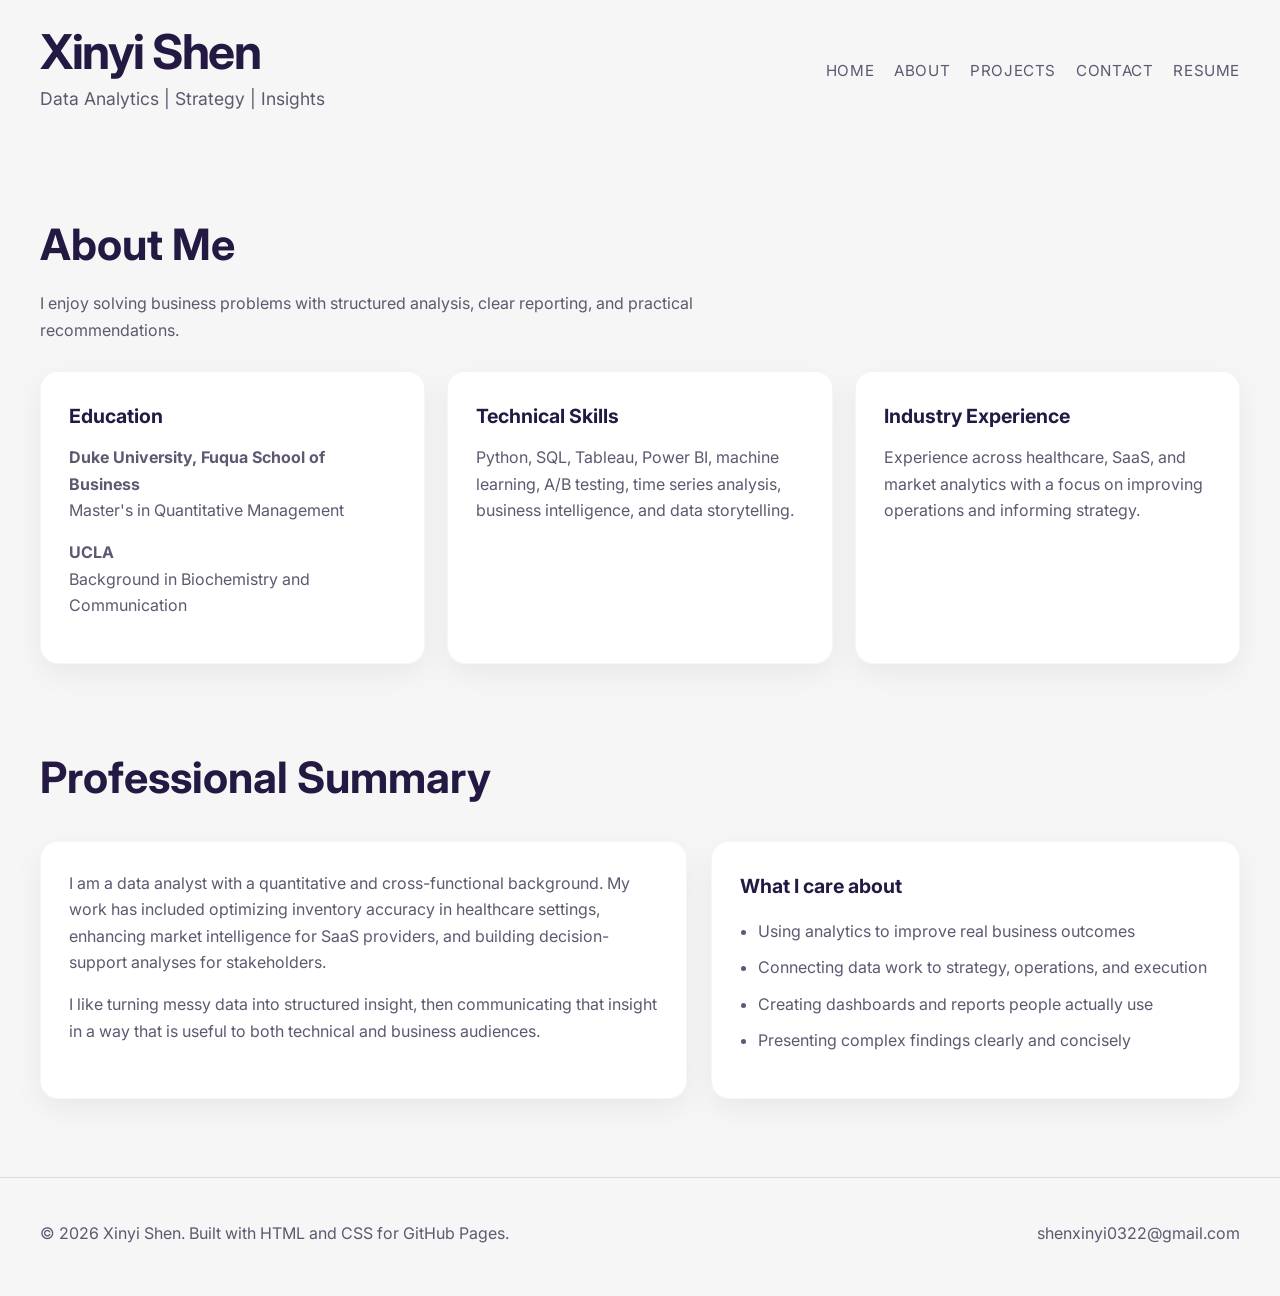
<file: about.html>
<!DOCTYPE html>
<html lang="en">
<head>
  <meta charset="UTF-8" />
  <meta name="viewport" content="width=device-width, initial-scale=1.0" />
  <title>About | Xinyi Shen</title>
  <meta name="description" content="About Xinyi Shen, data analyst and business intelligence professional." />
  <link rel="preconnect" href="https://fonts.googleapis.com">
  <link rel="preconnect" href="https://fonts.gstatic.com" crossorigin>
  <link href="https://fonts.googleapis.com/css2?family=Inter:wght@300;400;500;600;700;800&display=swap" rel="stylesheet">
  <link rel="stylesheet" href="style.css" />
</head>
<body>
  
<header class="site-header">
  <div class="container">
    <div class="brand">
      <h1>Xinyi Shen</h1>
      <p>Data Analytics | Strategy | Insights</p>
    </div>
    <nav aria-label="Primary navigation">
      <ul class="nav-links">
        <li><a href="index.html">Home</a></li>
        <li><a href="about.html">About</a></li>
        <li><a href="projects.html">Projects</a></li>
        <li><a href="contact.html">Contact</a></li>
        <li><a href="assets/Xinyi_Shen_Resume.pdf" target="_blank">Resume</a></li>
      </ul>
    </nav>
  </div>
</header>

  <main class="section">
    <div class="container">
      <div class="section-title">
        <h2>About Me</h2>
        <p>
          I enjoy solving business problems with structured analysis, clear reporting, and practical recommendations.
        </p>
      </div>

      <div class="card-grid">
        <div class="card">
          <h3>Education</h3>
          <p><strong>Duke University, Fuqua School of Business</strong><br>Master's in Quantitative Management</p>
          <p><strong>UCLA</strong><br>Background in Biochemistry and Communication</p>
        </div>

        <div class="card">
          <h3>Technical Skills</h3>
          <p>Python, SQL, Tableau, Power BI, machine learning, A/B testing, time series analysis, business intelligence, and data storytelling.</p>
        </div>

        <div class="card">
          <h3>Industry Experience</h3>
          <p>Experience across healthcare, SaaS, and market analytics with a focus on improving operations and informing strategy.</p>
        </div>
      </div>

      <section class="section" style="padding-left:0;padding-right:0;padding-bottom:0;">
        <div class="section-title">
          <h2>Professional Summary</h2>
        </div>
        <div class="split">
          <div class="card">
            <p>
              I am a data analyst with a quantitative and cross-functional background. My work has included optimizing inventory accuracy in healthcare settings, enhancing market intelligence for SaaS providers, and building decision-support analyses for stakeholders.
            </p>
            <p>
              I like turning messy data into structured insight, then communicating that insight in a way that is useful to both technical and business audiences.
            </p>
          </div>

          <div class="card">
            <h3>What I care about</h3>
            <ul class="list-clean">
              <li>Using analytics to improve real business outcomes</li>
              <li>Connecting data work to strategy, operations, and execution</li>
              <li>Creating dashboards and reports people actually use</li>
              <li>Presenting complex findings clearly and concisely</li>
            </ul>
          </div>
        </div>
      </section>
    </div>
  </main>
  
<footer class="site-footer">
  <div class="container">
    <p>© 2026 Xinyi Shen. Built with HTML and CSS for GitHub Pages.</p>
    <p>
      <a href="mailto:shenxinyi0322@gmail.com">shenxinyi0322@gmail.com</a>
    </p>
  </div>
</footer>

</body>
</html>
</file>
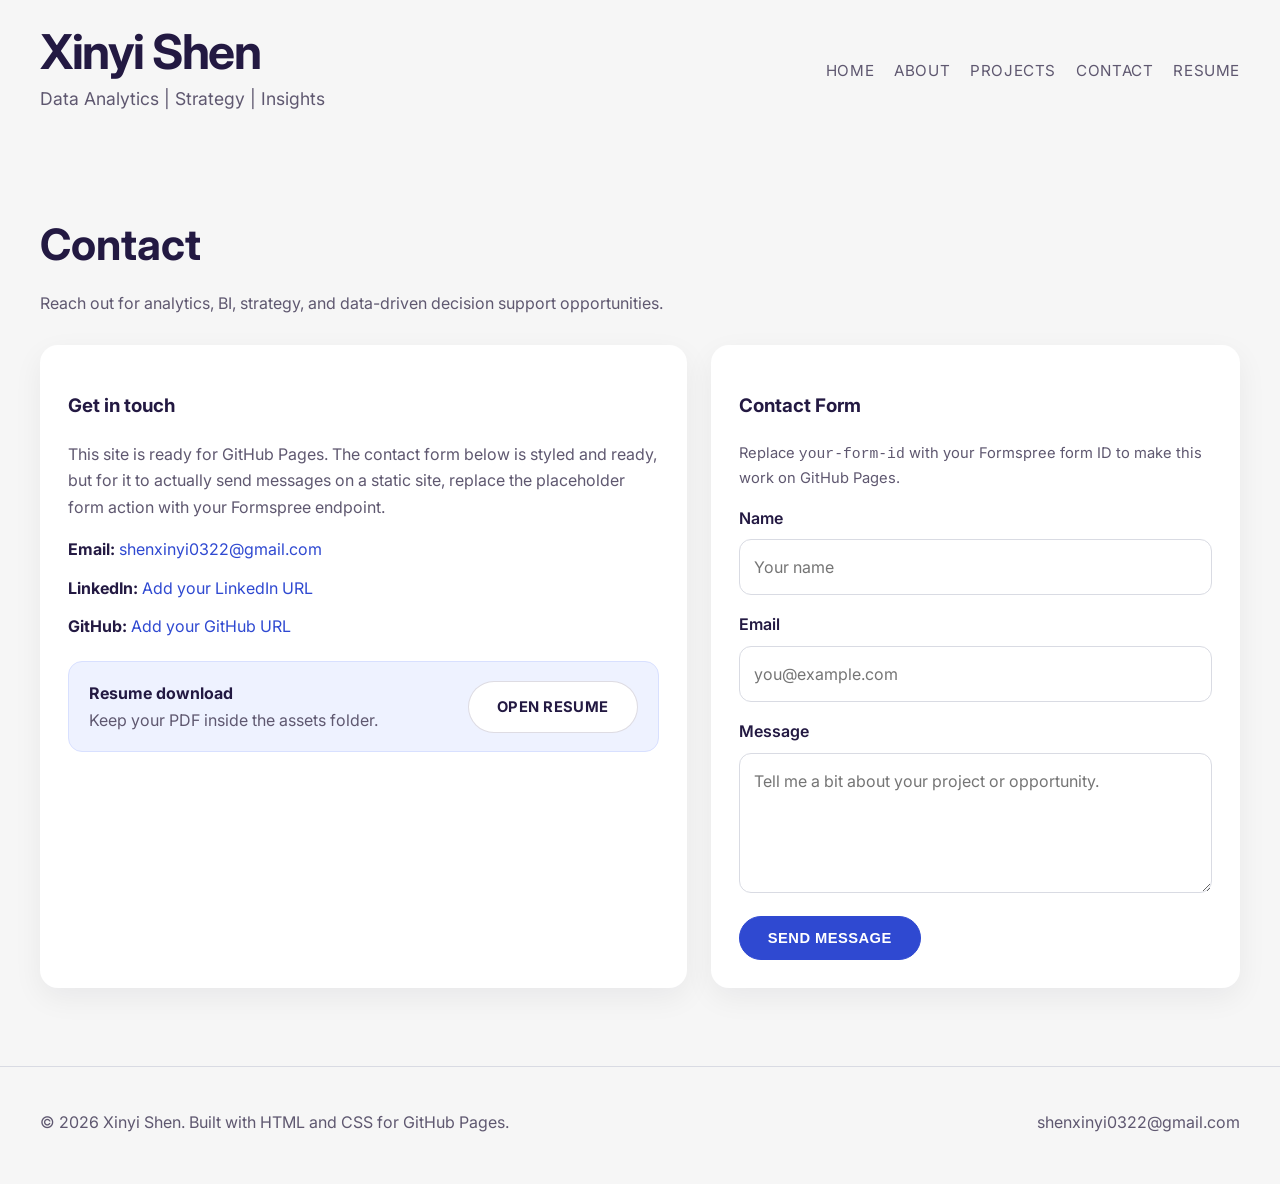
<file: contact.html>
<!DOCTYPE html>
<html lang="en">
<head>
  <meta charset="UTF-8" />
  <meta name="viewport" content="width=device-width, initial-scale=1.0" />
  <title>Contact | Xinyi Shen</title>
  <meta name="description" content="Contact Xinyi Shen for analytics, BI, and strategy opportunities." />
  <link rel="preconnect" href="https://fonts.googleapis.com">
  <link rel="preconnect" href="https://fonts.gstatic.com" crossorigin>
  <link href="https://fonts.googleapis.com/css2?family=Inter:wght@300;400;500;600;700;800&display=swap" rel="stylesheet">
  <link rel="stylesheet" href="style.css" />
</head>
<body>
  
<header class="site-header">
  <div class="container">
    <div class="brand">
      <h1>Xinyi Shen</h1>
      <p>Data Analytics | Strategy | Insights</p>
    </div>
    <nav aria-label="Primary navigation">
      <ul class="nav-links">
        <li><a href="index.html">Home</a></li>
        <li><a href="about.html">About</a></li>
        <li><a href="projects.html">Projects</a></li>
        <li><a href="contact.html">Contact</a></li>
        <li><a href="assets/Xinyi_Shen_Resume.pdf" target="_blank">Resume</a></li>
      </ul>
    </nav>
  </div>
</header>

  <main class="section">
    <div class="container">
      <div class="section-title">
        <h2>Contact</h2>
        <p>
          Reach out for analytics, BI, strategy, and data-driven decision support opportunities.
        </p>
      </div>

      <div class="split">
        <section class="contact-box">
          <h3>Get in touch</h3>
          <p class="muted">
            This site is ready for GitHub Pages. The contact form below is styled and ready, but for it to actually send messages on a static site, replace the placeholder form action with your Formspree endpoint.
          </p>

          <div class="contact-list">
            <div><strong>Email:</strong> <a href="mailto:shenxinyi0322@gmail.com">shenxinyi0322@gmail.com</a></div>
            <div><strong>LinkedIn:</strong> <a href="#">Add your LinkedIn URL</a></div>
            <div><strong>GitHub:</strong> <a href="#">Add your GitHub URL</a></div>
          </div>

          <div class="resume-banner">
            <div>
              <strong>Resume download</strong><br>
              <span class="muted">Keep your PDF inside the assets folder.</span>
            </div>
            <a class="btn btn-light" href="assets/Xinyi_Shen_Resume.pdf" target="_blank">Open Resume</a>
          </div>
        </section>

        <section class="form-card">
          <h3>Contact Form</h3>
          <p class="form-note">
            Replace <code>your-form-id</code> with your Formspree form ID to make this work on GitHub Pages.
          </p>

          <form action="https://formspree.io/f/your-form-id" method="POST">
            <div class="form-group">
              <label for="name">Name</label>
              <input id="name" name="name" type="text" placeholder="Your name" required>
            </div>

            <div class="form-group">
              <label for="email">Email</label>
              <input id="email" name="email" type="email" placeholder="you@example.com" required>
            </div>

            <div class="form-group">
              <label for="message">Message</label>
              <textarea id="message" name="message" placeholder="Tell me a bit about your project or opportunity." required></textarea>
            </div>

            <button class="btn btn-primary" type="submit">Send Message</button>
          </form>
        </section>
      </div>
    </div>
  </main>
  
<footer class="site-footer">
  <div class="container">
    <p>© 2026 Xinyi Shen. Built with HTML and CSS for GitHub Pages.</p>
    <p>
      <a href="mailto:shenxinyi0322@gmail.com">shenxinyi0322@gmail.com</a>
    </p>
  </div>
</footer>

</body>
</html>
</file>
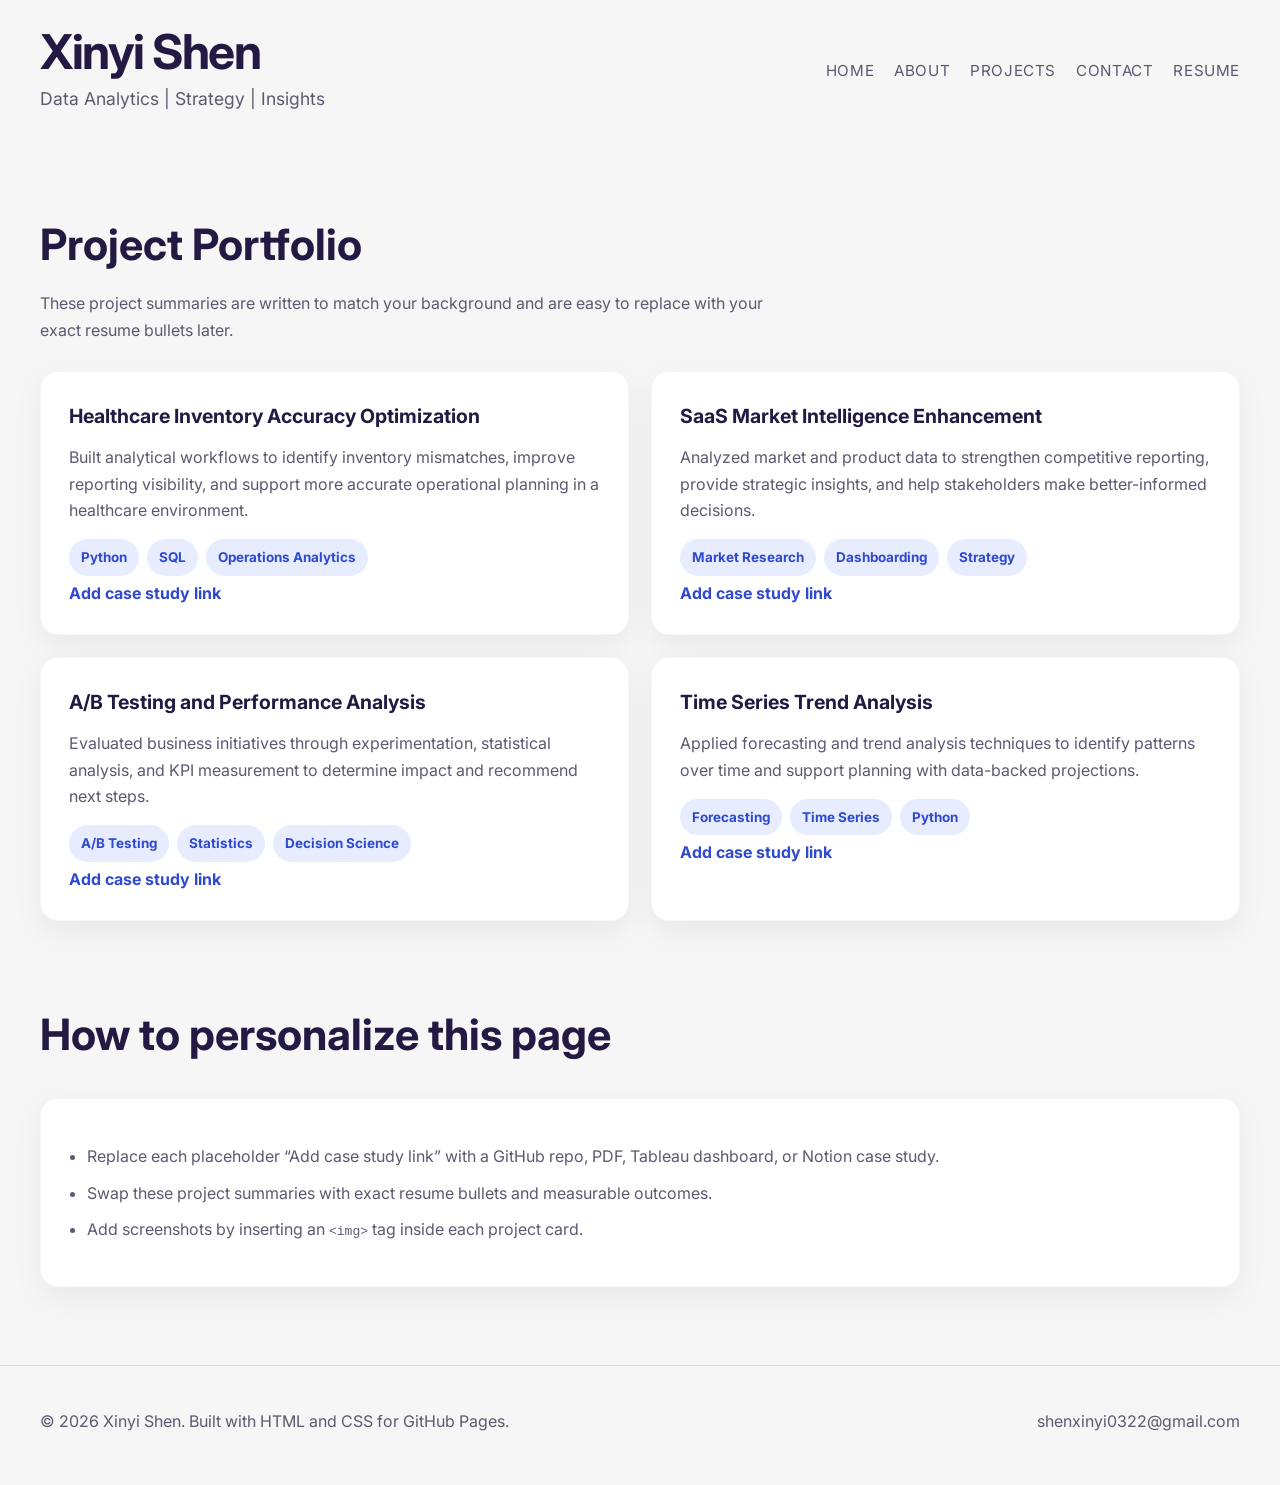
<file: projects.html>
<!DOCTYPE html>
<html lang="en">
<head>
  <meta charset="UTF-8" />
  <meta name="viewport" content="width=device-width, initial-scale=1.0" />
  <title>Projects | Xinyi Shen</title>
  <meta name="description" content="Projects by Xinyi Shen in healthcare analytics, SaaS intelligence, experimentation, and forecasting." />
  <link rel="preconnect" href="https://fonts.googleapis.com">
  <link rel="preconnect" href="https://fonts.gstatic.com" crossorigin>
  <link href="https://fonts.googleapis.com/css2?family=Inter:wght@300;400;500;600;700;800&display=swap" rel="stylesheet">
  <link rel="stylesheet" href="style.css" />
</head>
<body>
  
<header class="site-header">
  <div class="container">
    <div class="brand">
      <h1>Xinyi Shen</h1>
      <p>Data Analytics | Strategy | Insights</p>
    </div>
    <nav aria-label="Primary navigation">
      <ul class="nav-links">
        <li><a href="index.html">Home</a></li>
        <li><a href="about.html">About</a></li>
        <li><a href="projects.html">Projects</a></li>
        <li><a href="contact.html">Contact</a></li>
        <li><a href="assets/Xinyi_Shen_Resume.pdf" target="_blank">Resume</a></li>
      </ul>
    </nav>
  </div>
</header>

  <main class="section">
    <div class="container">
      <div class="section-title">
        <h2>Project Portfolio</h2>
        <p>
          These project summaries are written to match your background and are easy to replace with your exact resume bullets later.
        </p>
      </div>

      <div class="card-grid two">
        <article class="card">
          <h3>Healthcare Inventory Accuracy Optimization</h3>
          <p>
            Built analytical workflows to identify inventory mismatches, improve reporting visibility, and support more accurate operational planning in a healthcare environment.
          </p>
          <div class="tag-row">
            <span class="tag">Python</span>
            <span class="tag">SQL</span>
            <span class="tag">Operations Analytics</span>
          </div>
          <a class="project-link" href="#">Add case study link</a>
        </article>

        <article class="card">
          <h3>SaaS Market Intelligence Enhancement</h3>
          <p>
            Analyzed market and product data to strengthen competitive reporting, provide strategic insights, and help stakeholders make better-informed decisions.
          </p>
          <div class="tag-row">
            <span class="tag">Market Research</span>
            <span class="tag">Dashboarding</span>
            <span class="tag">Strategy</span>
          </div>
          <a class="project-link" href="#">Add case study link</a>
        </article>

        <article class="card">
          <h3>A/B Testing and Performance Analysis</h3>
          <p>
            Evaluated business initiatives through experimentation, statistical analysis, and KPI measurement to determine impact and recommend next steps.
          </p>
          <div class="tag-row">
            <span class="tag">A/B Testing</span>
            <span class="tag">Statistics</span>
            <span class="tag">Decision Science</span>
          </div>
          <a class="project-link" href="#">Add case study link</a>
        </article>

        <article class="card">
          <h3>Time Series Trend Analysis</h3>
          <p>
            Applied forecasting and trend analysis techniques to identify patterns over time and support planning with data-backed projections.
          </p>
          <div class="tag-row">
            <span class="tag">Forecasting</span>
            <span class="tag">Time Series</span>
            <span class="tag">Python</span>
          </div>
          <a class="project-link" href="#">Add case study link</a>
        </article>
      </div>

      <section class="section" style="padding-left:0;padding-right:0;padding-bottom:0;">
        <div class="section-title">
          <h2>How to personalize this page</h2>
        </div>
        <div class="card">
          <ul class="list-clean">
            <li>Replace each placeholder “Add case study link” with a GitHub repo, PDF, Tableau dashboard, or Notion case study.</li>
            <li>Swap these project summaries with exact resume bullets and measurable outcomes.</li>
            <li>Add screenshots by inserting an <code>&lt;img&gt;</code> tag inside each project card.</li>
          </ul>
        </div>
      </section>
    </div>
  </main>
  
<footer class="site-footer">
  <div class="container">
    <p>© 2026 Xinyi Shen. Built with HTML and CSS for GitHub Pages.</p>
    <p>
      <a href="mailto:shenxinyi0322@gmail.com">shenxinyi0322@gmail.com</a>
    </p>
  </div>
</footer>

</body>
</html>
</file>
<file: style.css>
:root {
  --bg: #f6f6f6;
  --surface: #ffffff;
  --panel: #dfe8f2;
  --text: #231942;
  --muted: #5f5870;
  --accent: #2f49d1;
  --accent-dark: #2339a6;
  --border: #d9dbe3;
  --shadow: 0 18px 40px rgba(17, 24, 39, 0.10);
  --radius: 18px;
  --max-width: 1200px;
}

* {
  box-sizing: border-box;
}

html {
  scroll-behavior: smooth;
}

body {
  margin: 0;
  font-family: "Inter", system-ui, -apple-system, BlinkMacSystemFont, "Segoe UI", sans-serif;
  background: var(--bg);
  color: var(--text);
  line-height: 1.65;
}

img {
  max-width: 100%;
  display: block;
}

a {
  color: inherit;
  text-decoration: none;
}

.container {
  width: min(var(--max-width), calc(100% - 48px));
  margin: 0 auto;
}

.site-header {
  padding: 28px 0 18px;
  background: var(--bg);
  position: sticky;
  top: 0;
  z-index: 20;
}

.site-header .container {
  display: flex;
  align-items: center;
  justify-content: space-between;
  gap: 24px;
}

.brand h1 {
  margin: 0;
  font-size: clamp(2rem, 4vw, 3rem);
  line-height: 1;
  letter-spacing: -0.03em;
}

.brand p {
  margin: 8px 0 0;
  font-size: 1.1rem;
  color: var(--muted);
}

.nav-links {
  list-style: none;
  display: flex;
  flex-wrap: wrap;
  gap: 20px;
  padding: 0;
  margin: 0;
}

.nav-links a {
  font-size: 0.95rem;
  text-transform: uppercase;
  letter-spacing: 0.04em;
  color: var(--muted);
  transition: color 0.2s ease;
}

.nav-links a:hover,
.nav-links a.active {
  color: var(--accent);
}

.hero {
  padding: 26px 0 90px;
}

.hero-grid {
  display: grid;
  grid-template-columns: 1.05fr 0.9fr 1fr;
  align-items: center;
  gap: 0;
  min-height: 74vh;
}

.hero-image {
  min-height: 560px;
  height: 100%;
  overflow: hidden;
  border-radius: 0 0 0 0;
}

.hero-image img {
  width: 100%;
  height: 100%;
  object-fit: cover;
}

.profile-card {
  background: var(--panel);
  width: min(390px, 100%);
  margin-left: -70px;
  padding: 36px 28px;
  text-align: center;
  box-shadow: var(--shadow);
}

.profile-photo {
  width: 210px;
  height: 210px;
  border-radius: 50%;
  overflow: hidden;
  margin: 0 auto 20px;
  border: 8px solid rgba(255, 255, 255, 0.55);
}

.profile-photo img {
  width: 100%;
  height: 100%;
  object-fit: cover;
}

.profile-card h2 {
  font-size: 2.3rem;
  line-height: 1.08;
  margin: 0;
}

.profile-line {
  width: 68px;
  height: 3px;
  background: var(--accent);
  margin: 18px auto 20px;
}

.profile-role {
  margin: 0;
  font-weight: 600;
  letter-spacing: 0.28em;
  color: var(--text);
}

.social-row {
  display: flex;
  justify-content: center;
  gap: 14px;
  margin-top: 28px;
  flex-wrap: wrap;
}

.social-pill {
  border: 1px solid rgba(35, 25, 66, 0.15);
  background: rgba(255, 255, 255, 0.85);
  padding: 10px 16px;
  border-radius: 999px;
  font-size: 0.95rem;
  transition: all 0.2s ease;
}

.social-pill:hover {
  color: #fff;
  background: var(--accent);
  border-color: var(--accent);
}

.hero-copy {
  padding-left: 44px;
}

.hero-copy h2 {
  margin: 0 0 10px;
  font-size: clamp(4rem, 8vw, 6rem);
  line-height: 0.96;
  letter-spacing: -0.05em;
}

.hero-copy h3 {
  margin: 0 0 20px;
  font-size: clamp(1.35rem, 3vw, 2rem);
}

.hero-copy p {
  max-width: 510px;
  color: #352d53;
  font-size: 1.08rem;
}

.button-row {
  display: flex;
  flex-wrap: wrap;
  gap: 16px;
  margin: 28px 0 28px;
}

.btn {
  display: inline-block;
  padding: 13px 28px;
  border-radius: 999px;
  font-weight: 700;
  letter-spacing: 0.03em;
  text-transform: uppercase;
  font-size: 0.92rem;
  border: 1.5px solid var(--text);
  transition: all 0.2s ease;
}

.btn:hover {
  transform: translateY(-2px);
}

.btn-primary {
  background: var(--accent);
  border-color: var(--accent);
  color: #fff;
}

.btn-primary:hover {
  background: var(--accent-dark);
  border-color: var(--accent-dark);
}

.btn-secondary {
  background: transparent;
  color: var(--text);
}

.btn-secondary:hover {
  background: var(--text);
  color: #fff;
}

.btn-light {
  background: #fff;
  color: var(--text);
  border-color: rgba(35, 25, 66, 0.15);
}

.section {
  padding: 78px 0;
}

.section-title {
  margin-bottom: 28px;
}

.section-title h2 {
  margin: 0;
  font-size: clamp(2rem, 5vw, 2.7rem);
}

.section-title p {
  margin: 10px 0 0;
  color: var(--muted);
  max-width: 760px;
}

.card-grid {
  display: grid;
  grid-template-columns: repeat(3, 1fr);
  gap: 22px;
}

.card-grid.two {
  grid-template-columns: repeat(2, 1fr);
}

.card {
  background: var(--surface);
  border-radius: var(--radius);
  padding: 28px;
  box-shadow: 0 10px 30px rgba(17, 24, 39, 0.06);
  border: 1px solid rgba(17, 24, 39, 0.04);
}

.card h3 {
  margin-top: 0;
  margin-bottom: 12px;
  font-size: 1.22rem;
}

.card p {
  margin: 0 0 16px;
  color: var(--muted);
}

.tag-row {
  display: flex;
  flex-wrap: wrap;
  gap: 8px;
}

.tag {
  display: inline-block;
  padding: 7px 12px;
  border-radius: 999px;
  background: #e7ecff;
  color: var(--accent);
  font-size: 0.84rem;
  font-weight: 700;
}

.timeline {
  display: grid;
  gap: 18px;
}

.timeline-item {
  background: var(--surface);
  border-left: 4px solid var(--accent);
  padding: 24px 24px 24px 22px;
  border-radius: 12px;
  box-shadow: 0 10px 30px rgba(17, 24, 39, 0.06);
}

.timeline-item h3 {
  margin: 0 0 6px;
}

.timeline-meta {
  color: var(--accent);
  font-weight: 700;
  margin: 0 0 10px;
}

.muted {
  color: var(--muted);
}

.split {
  display: grid;
  grid-template-columns: 1.1fr 0.9fr;
  gap: 24px;
}

.contact-box,
.form-card {
  background: var(--surface);
  padding: 28px;
  border-radius: var(--radius);
  box-shadow: 0 10px 30px rgba(17, 24, 39, 0.06);
}

.contact-list {
  display: grid;
  gap: 12px;
  margin-top: 16px;
}

.contact-list a {
  color: var(--accent);
}

.form-note {
  font-size: 0.92rem;
  color: var(--muted);
  margin-bottom: 14px;
}

.form-group {
  margin-bottom: 16px;
}

label {
  display: block;
  margin-bottom: 8px;
  font-weight: 600;
}

input,
textarea {
  width: 100%;
  border: 1px solid var(--border);
  background: #fff;
  border-radius: 12px;
  padding: 14px 14px;
  font: inherit;
  color: var(--text);
}

textarea {
  min-height: 140px;
  resize: vertical;
}

.site-footer {
  border-top: 1px solid var(--border);
  padding: 26px 0 34px;
  color: var(--muted);
  background: var(--bg);
}

.site-footer .container {
  display: flex;
  justify-content: space-between;
  gap: 18px;
  align-items: center;
  flex-wrap: wrap;
}

.resume-banner {
  margin-top: 22px;
  padding: 18px 20px;
  background: #eef2ff;
  border: 1px solid #d8e0ff;
  border-radius: 14px;
  display: flex;
  align-items: center;
  justify-content: space-between;
  gap: 16px;
  flex-wrap: wrap;
}

.list-clean {
  padding-left: 18px;
  color: var(--muted);
}

.list-clean li + li {
  margin-top: 10px;
}

.project-link {
  display: inline-block;
  margin-top: 4px;
  color: var(--accent);
  font-weight: 700;
}

@media (max-width: 1100px) {
  .hero-grid {
    grid-template-columns: 1fr;
    gap: 34px;
  }

  .hero-image {
    min-height: 360px;
    border-radius: 20px;
  }

  .profile-card {
    margin: -110px auto 0;
  }

  .hero-copy {
    padding-left: 0;
    text-align: center;
  }

  .hero-copy p {
    margin-left: auto;
    margin-right: auto;
  }

  .button-row,
  .social-row {
    justify-content: center;
  }

  .card-grid,
  .card-grid.two,
  .split {
    grid-template-columns: 1fr;
  }
}

@media (max-width: 720px) {
  .site-header {
    position: static;
  }

  .site-header .container {
    flex-direction: column;
    align-items: flex-start;
  }

  .nav-links {
    gap: 14px;
  }

  .container {
    width: min(var(--max-width), calc(100% - 28px));
  }

  .hero {
    padding-top: 6px;
    padding-bottom: 70px;
  }

  .profile-card {
    width: 100%;
    margin-top: -80px;
  }

  .profile-photo {
    width: 180px;
    height: 180px;
  }

  .profile-role {
    letter-spacing: 0.18em;
    font-size: 0.95rem;
  }

  .btn {
    width: 100%;
    text-align: center;
  }

  .button-row {
    flex-direction: column;
  }
}
</file>
